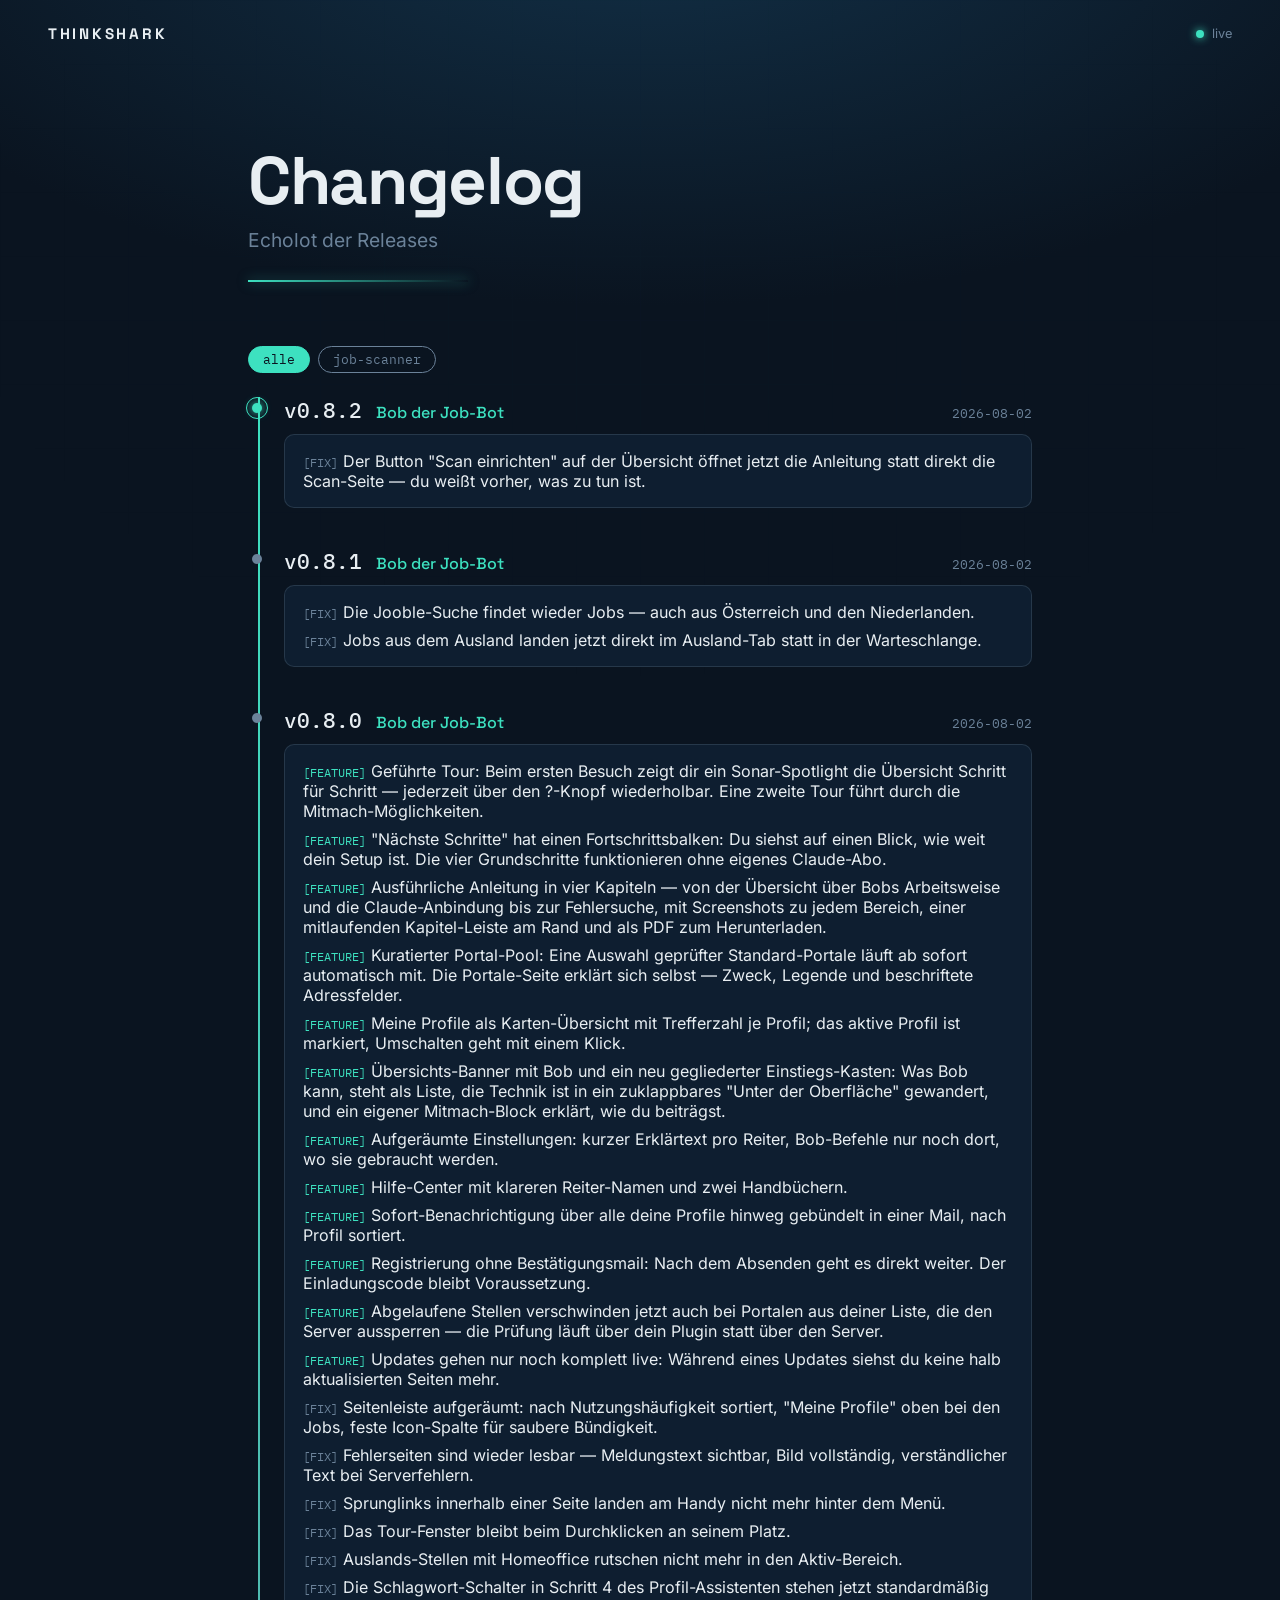
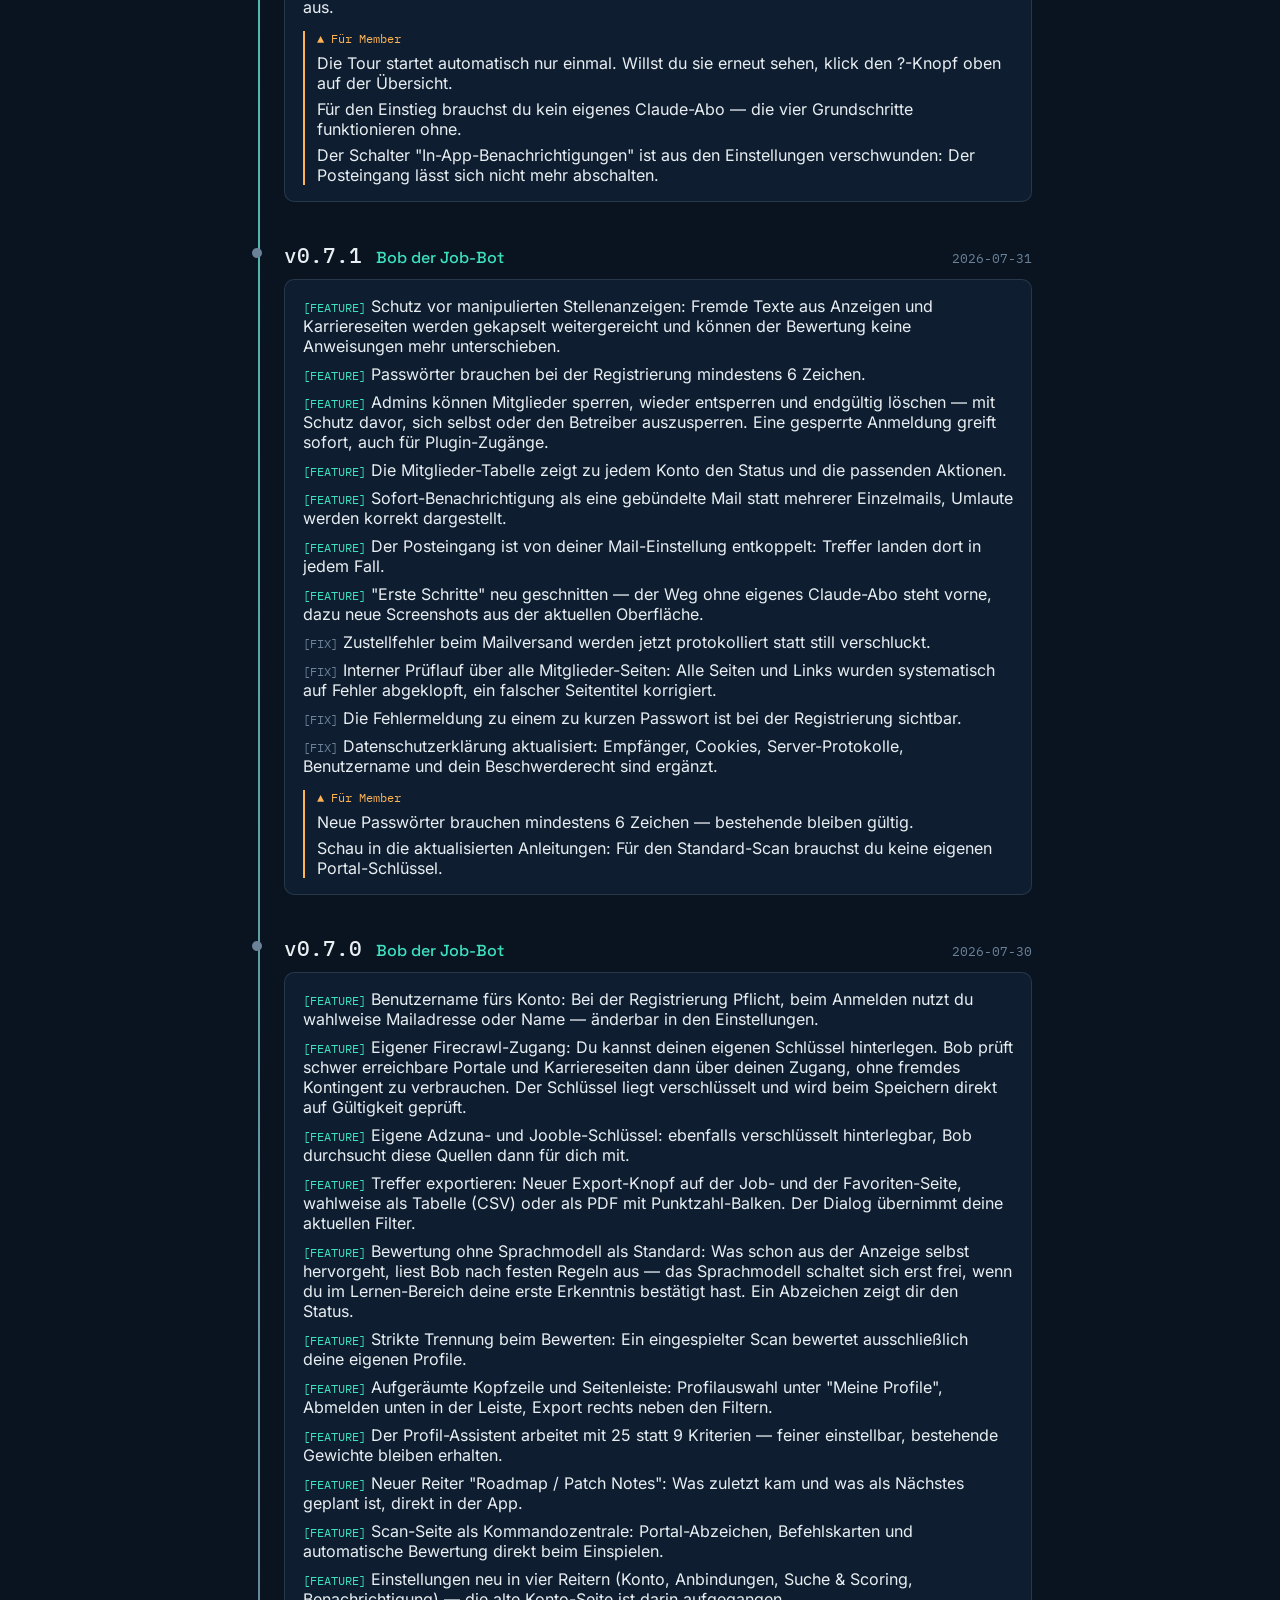
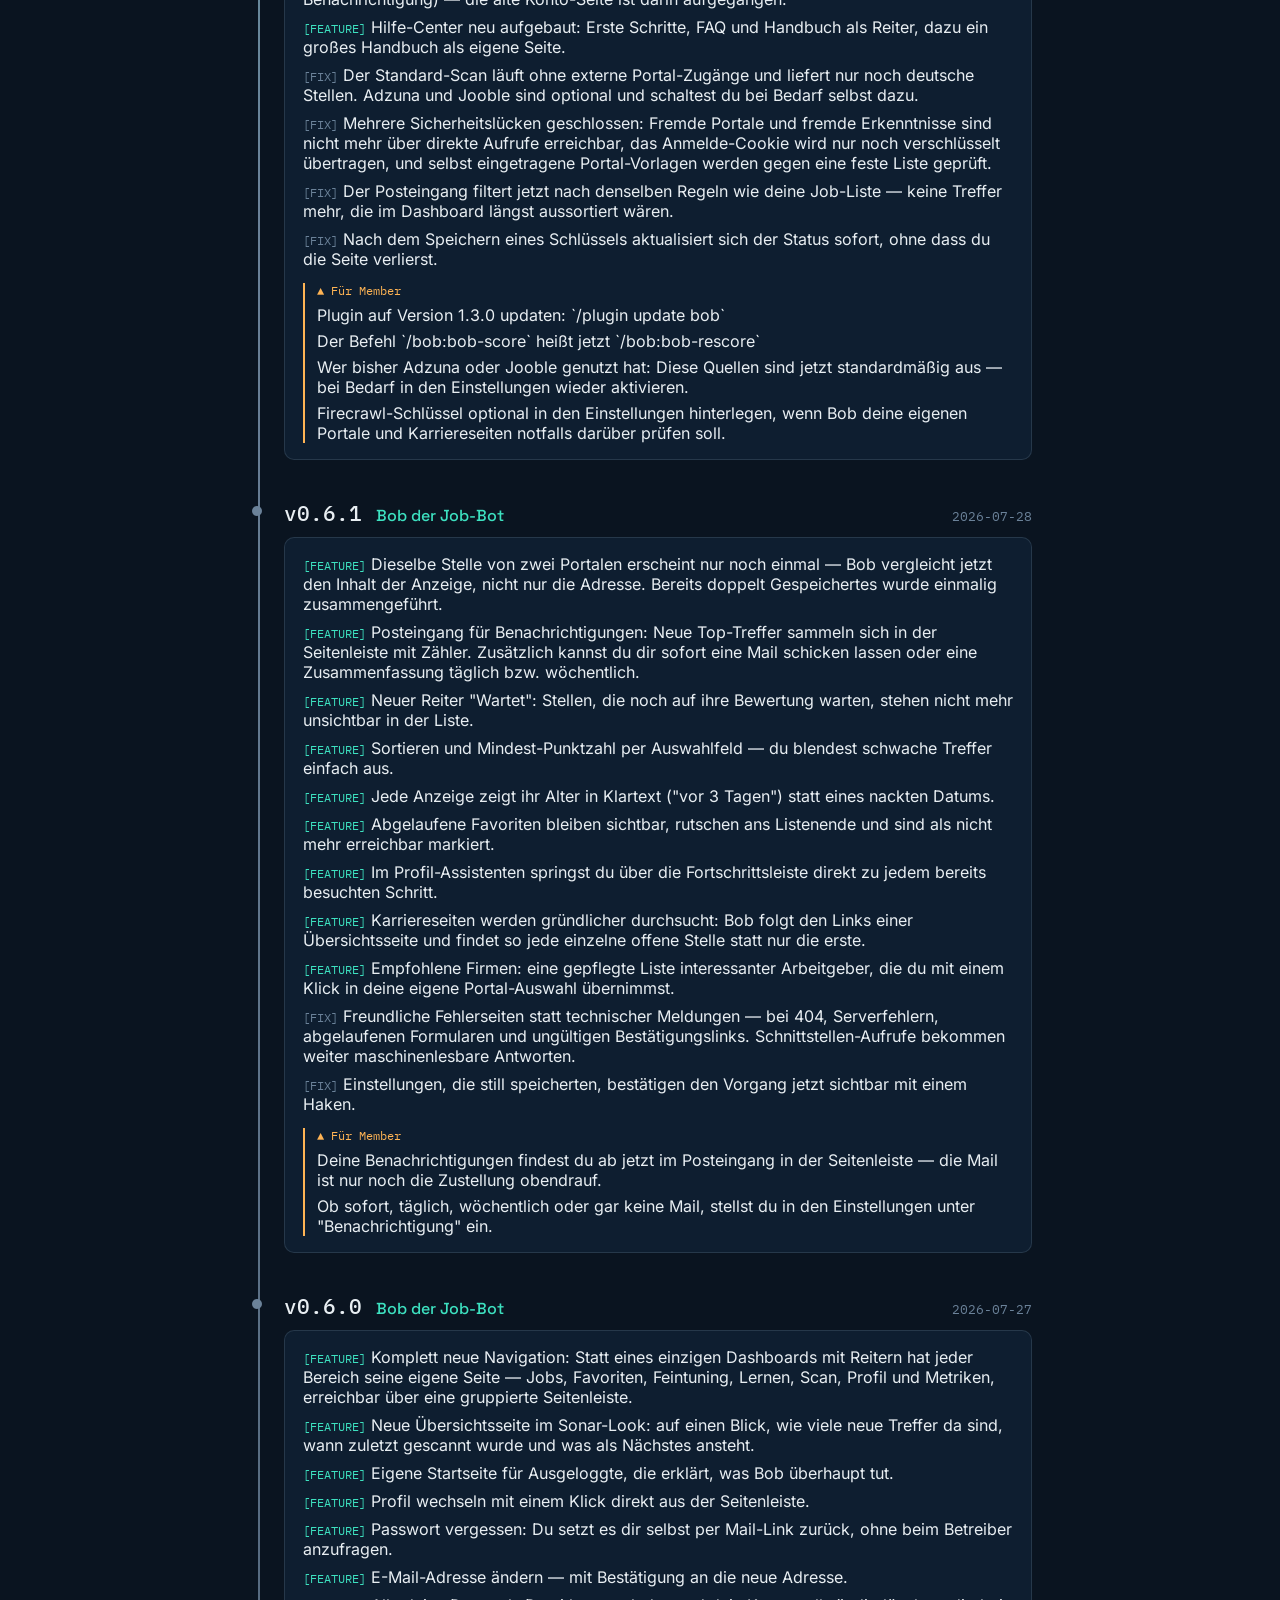
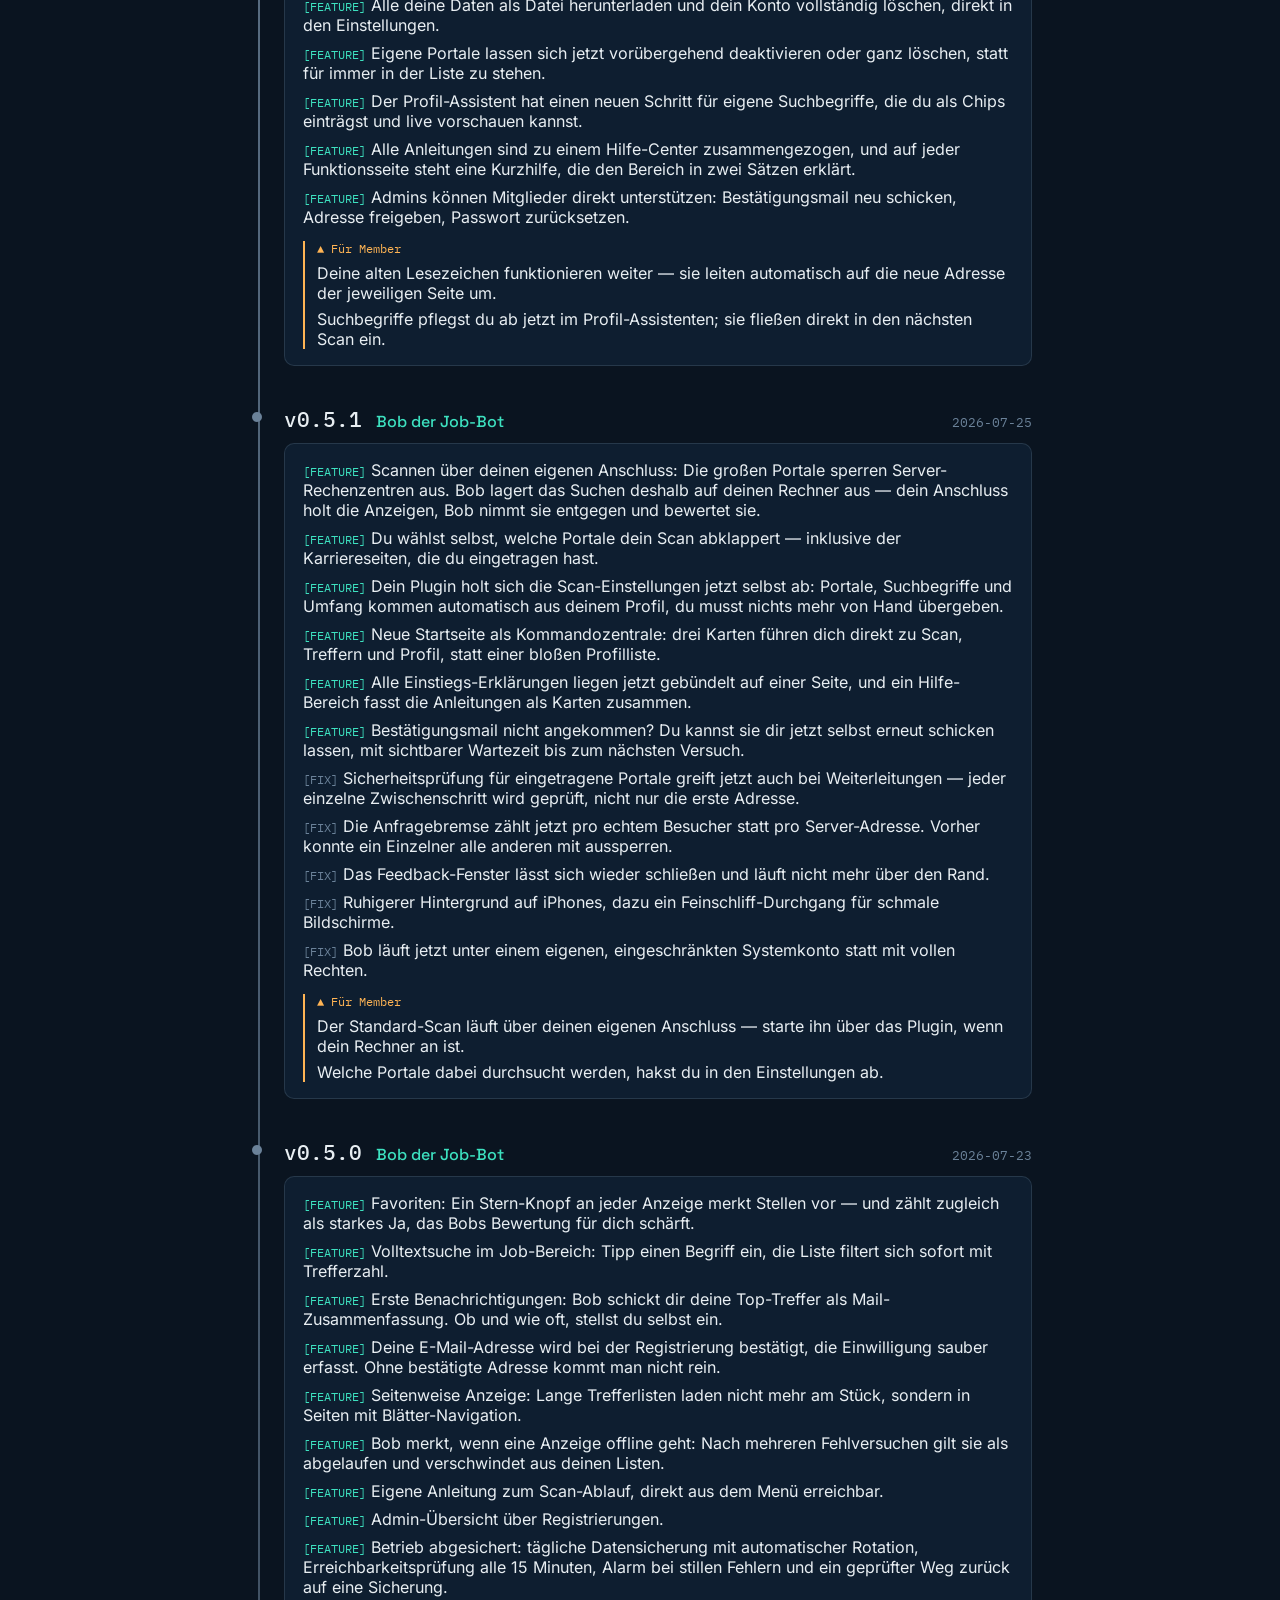
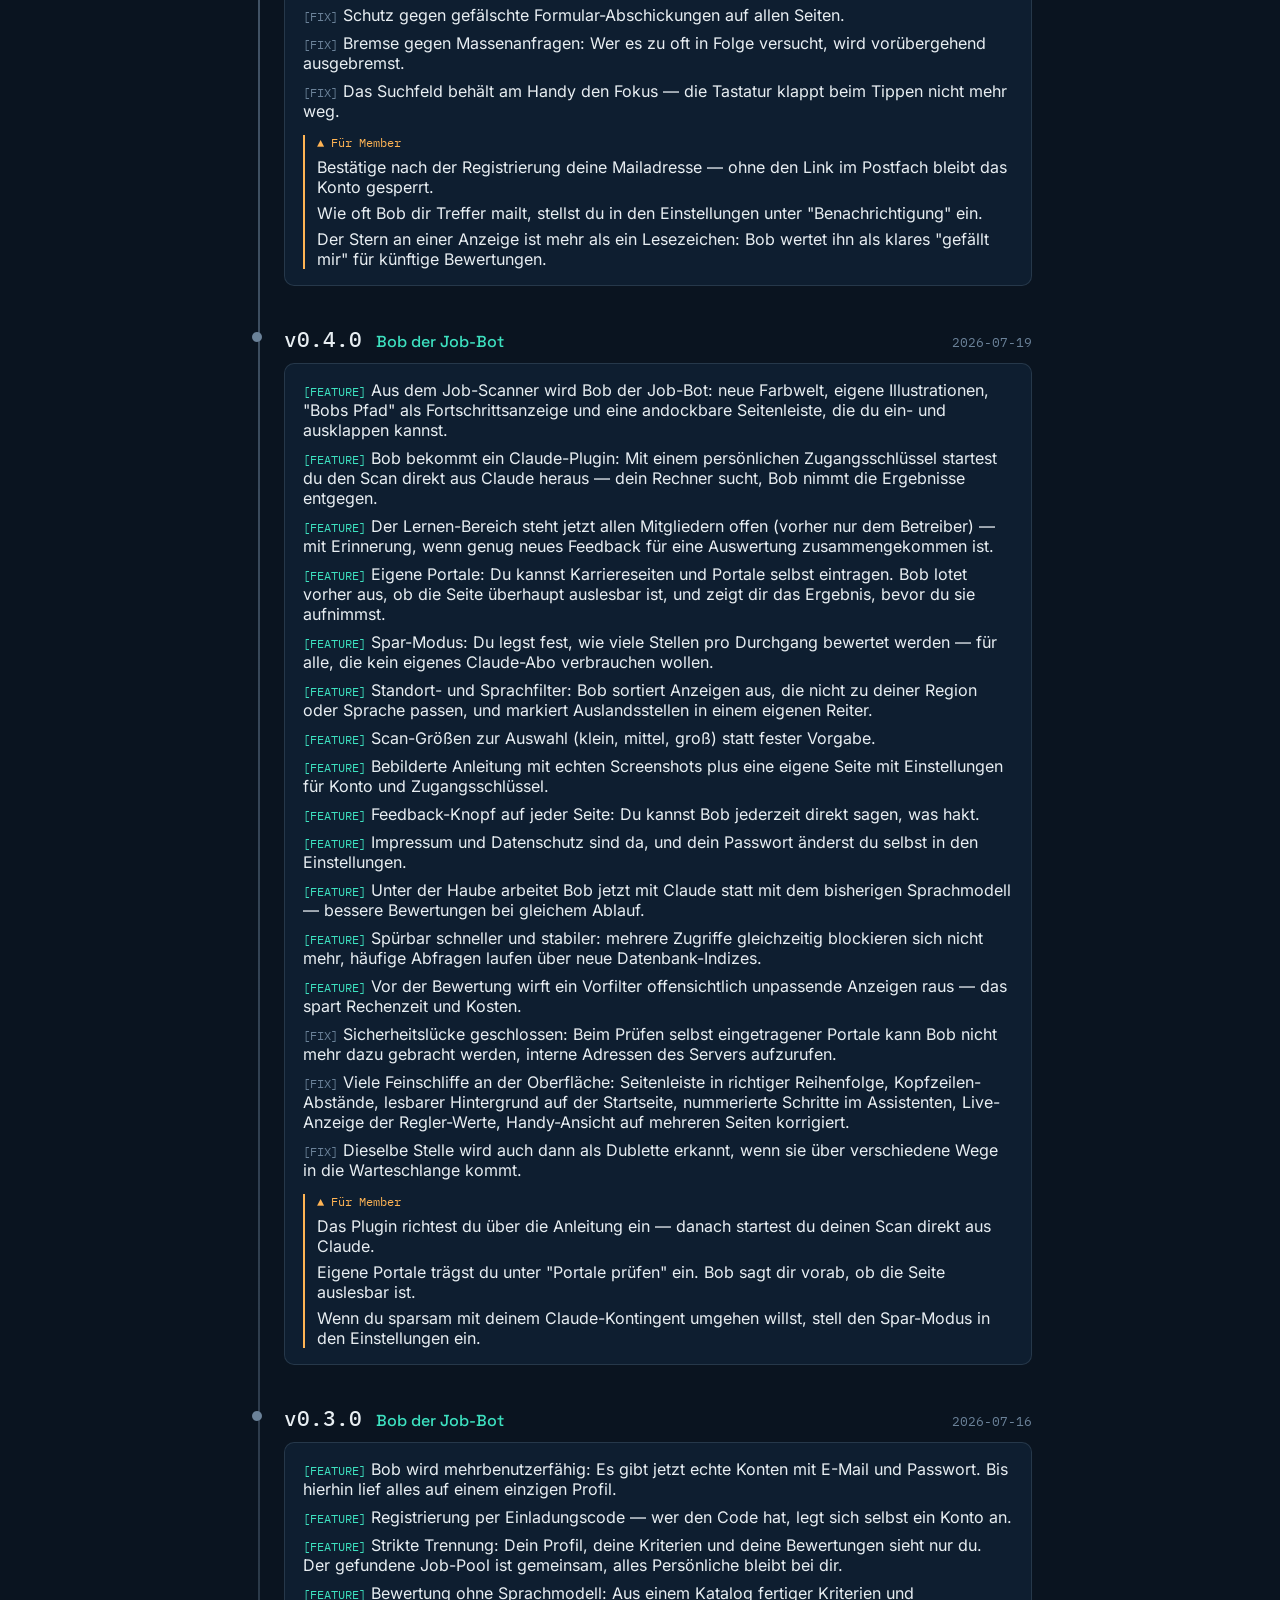
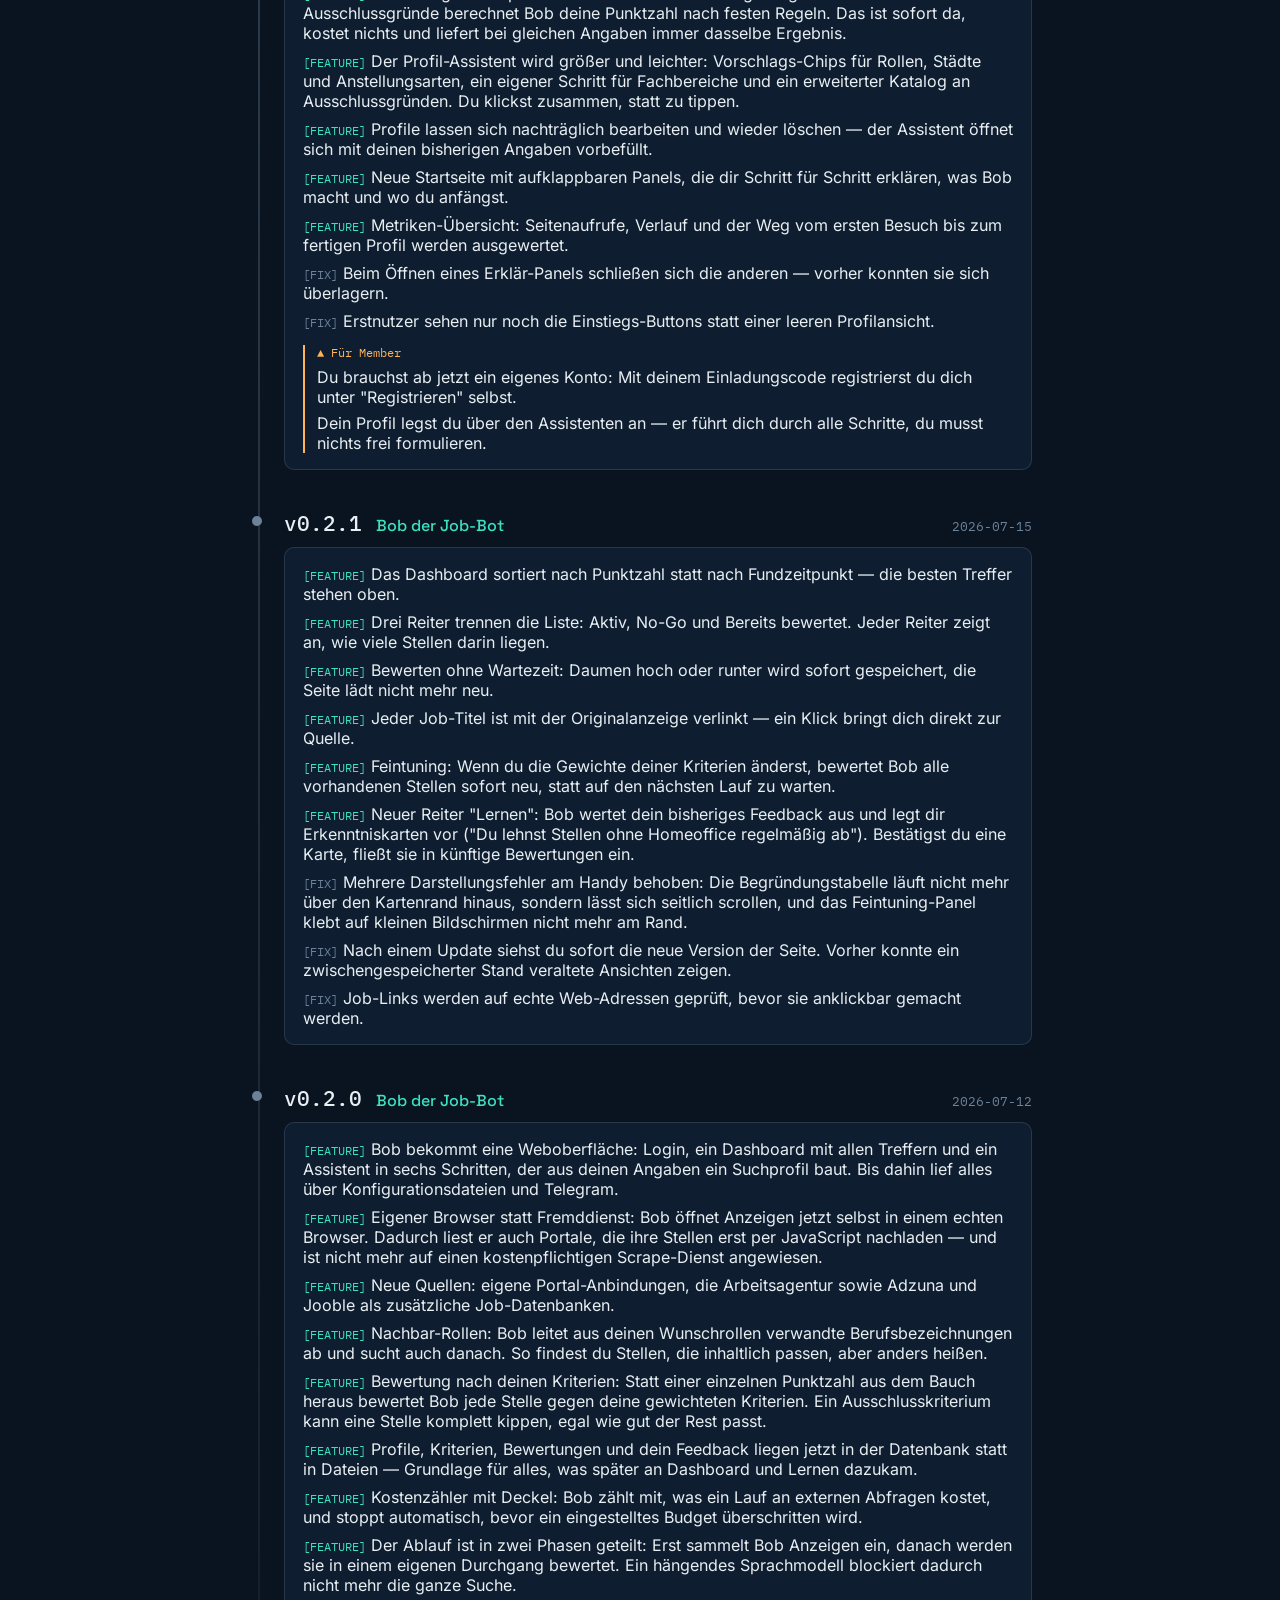
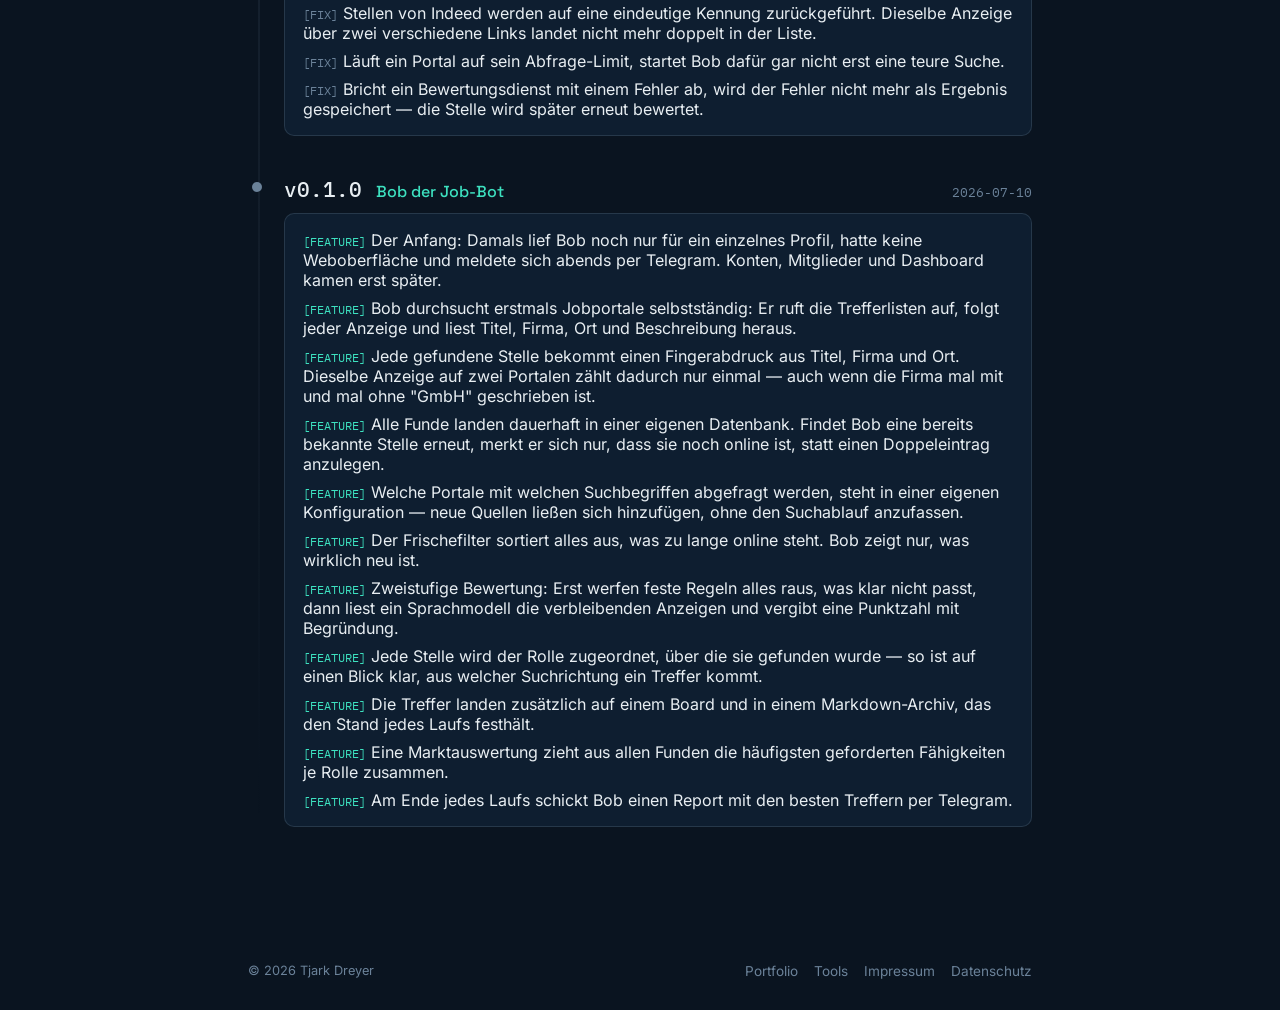
<file: changelog.html>
<!doctype html>
<html lang="de">
<head>
  <meta charset="utf-8" />
  <meta name="viewport" content="width=device-width, initial-scale=1" />
  <title>Changelog | ThinkShark</title>
  <meta name="description" content="ThinkShark Changelog: Patch Notes aller Projekte, Echolot der Releases." />
  <link rel="icon" type="image/svg+xml" href="favicon.svg" />
  <link rel="alternate icon" href="favicon.svg" />
  <link rel="stylesheet" href="fonts.css" />
  <link rel="stylesheet" href="styles.css" />
</head>
<body>
  <div class="sonar-grid" aria-hidden="true"></div>
  <header class="topbar">
    <a class="wordmark wordmark--link" href="index.html">THINKSHARK</a>
    <span class="status"><span class="status__dot"></span>live</span>
  </header>

  <main class="wrap">
    <section class="hero hero--sub">
      <h1 class="hero__name">Changelog</h1>
      <p class="hero__role">Echolot der Releases</p>
      <div class="hero__sweep" aria-hidden="true"></div>
    </section>

    <nav class="chips" aria-label="Projekt-Filter" id="chips"></nav>

    <section class="lot" id="lot" aria-live="polite">
      <p class="lot__empty" id="empty" hidden>Noch keine Patches veröffentlicht.</p>
    </section>
  </main>

  <footer class="footer">
    <span>© <span id="year">2026</span> Tjark Dreyer</span>
    <nav class="footer__nav">
      <a href="index.html">Portfolio</a>
      <a href="hub.html">Tools</a>
      <a href="impressum.html">Impressum</a>
      <a href="datenschutz.html">Datenschutz</a>
    </nav>
  </footer>

  <script src="main.js"></script>
  <script src="changelog.js" defer></script>
</body>
</html>
</file>
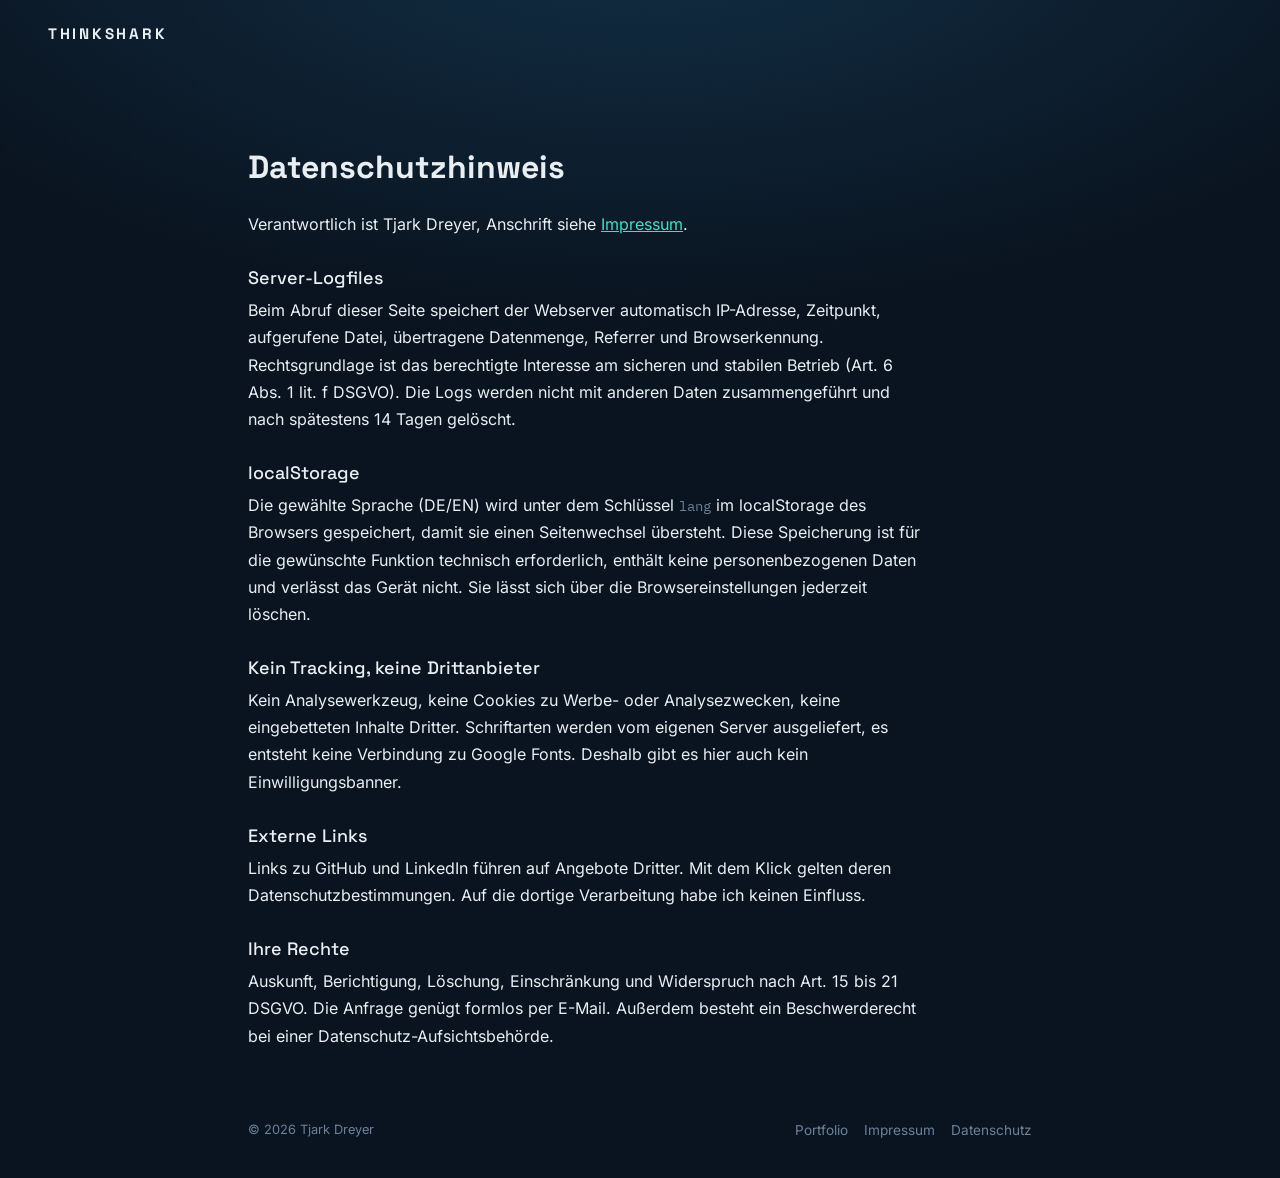
<file: datenschutz.html>
<!doctype html>
<html lang="de">
<head>
  <meta charset="utf-8" />
  <meta name="viewport" content="width=device-width, initial-scale=1" />
  <title>Datenschutz | Tjark Dreyer</title>
  <meta name="robots" content="noindex" />
  <link rel="icon" type="image/svg+xml" href="favicon.svg" />
  <link rel="alternate icon" href="favicon.svg" />
  <link rel="stylesheet" href="fonts.css" />
  <link rel="stylesheet" href="styles.css" />
</head>
<body>
  <div class="sonar-grid" aria-hidden="true"></div>
  <header class="topbar"><a class="wordmark wordmark--link" href="index.html">THINKSHARK</a></header>

  <main class="wrap legal">
    <h1>Datenschutzhinweis</h1>
    <p>Verantwortlich ist Tjark Dreyer, Anschrift siehe <a href="impressum.html">Impressum</a>.</p>

    <h2>Server-Logfiles</h2>
    <p>
      Beim Abruf dieser Seite speichert der Webserver automatisch IP-Adresse, Zeitpunkt, aufgerufene
      Datei, übertragene Datenmenge, Referrer und Browserkennung. Rechtsgrundlage ist das berechtigte
      Interesse am sicheren und stabilen Betrieb (Art. 6 Abs. 1 lit. f DSGVO). Die Logs werden nicht
      mit anderen Daten zusammengeführt und nach spätestens 14 Tagen gelöscht.
    </p>

    <h2>localStorage</h2>
    <p>
      Die gewählte Sprache (DE/EN) wird unter dem Schlüssel <code>lang</code> im localStorage des
      Browsers gespeichert, damit sie einen Seitenwechsel übersteht. Diese Speicherung ist für die
      gewünschte Funktion technisch erforderlich, enthält keine personenbezogenen Daten und verlässt
      das Gerät nicht. Sie lässt sich über die Browsereinstellungen jederzeit löschen.
    </p>

    <h2>Kein Tracking, keine Drittanbieter</h2>
    <p>
      Kein Analysewerkzeug, keine Cookies zu Werbe- oder Analysezwecken, keine eingebetteten Inhalte
      Dritter. Schriftarten werden vom eigenen Server ausgeliefert, es entsteht keine Verbindung zu
      Google Fonts. Deshalb gibt es hier auch kein Einwilligungsbanner.
    </p>

    <h2>Externe Links</h2>
    <p>
      Links zu GitHub und LinkedIn führen auf Angebote Dritter. Mit dem Klick gelten deren
      Datenschutzbestimmungen. Auf die dortige Verarbeitung habe ich keinen Einfluss.
    </p>

    <h2>Ihre Rechte</h2>
    <p>
      Auskunft, Berichtigung, Löschung, Einschränkung und Widerspruch nach Art. 15 bis 21 DSGVO. Die
      Anfrage genügt formlos per E-Mail. Außerdem besteht ein Beschwerderecht bei einer
      Datenschutz-Aufsichtsbehörde.
    </p>
  </main>

  <footer class="footer">
    <span>© <span id="year">2026</span> Tjark Dreyer</span>
    <nav class="footer__nav">
      <a href="index.html">Portfolio</a>
      <a href="impressum.html">Impressum</a>
      <a href="datenschutz.html">Datenschutz</a>
    </nav>
  </footer>
  <script src="main.js"></script>
</body>
</html>
</file>
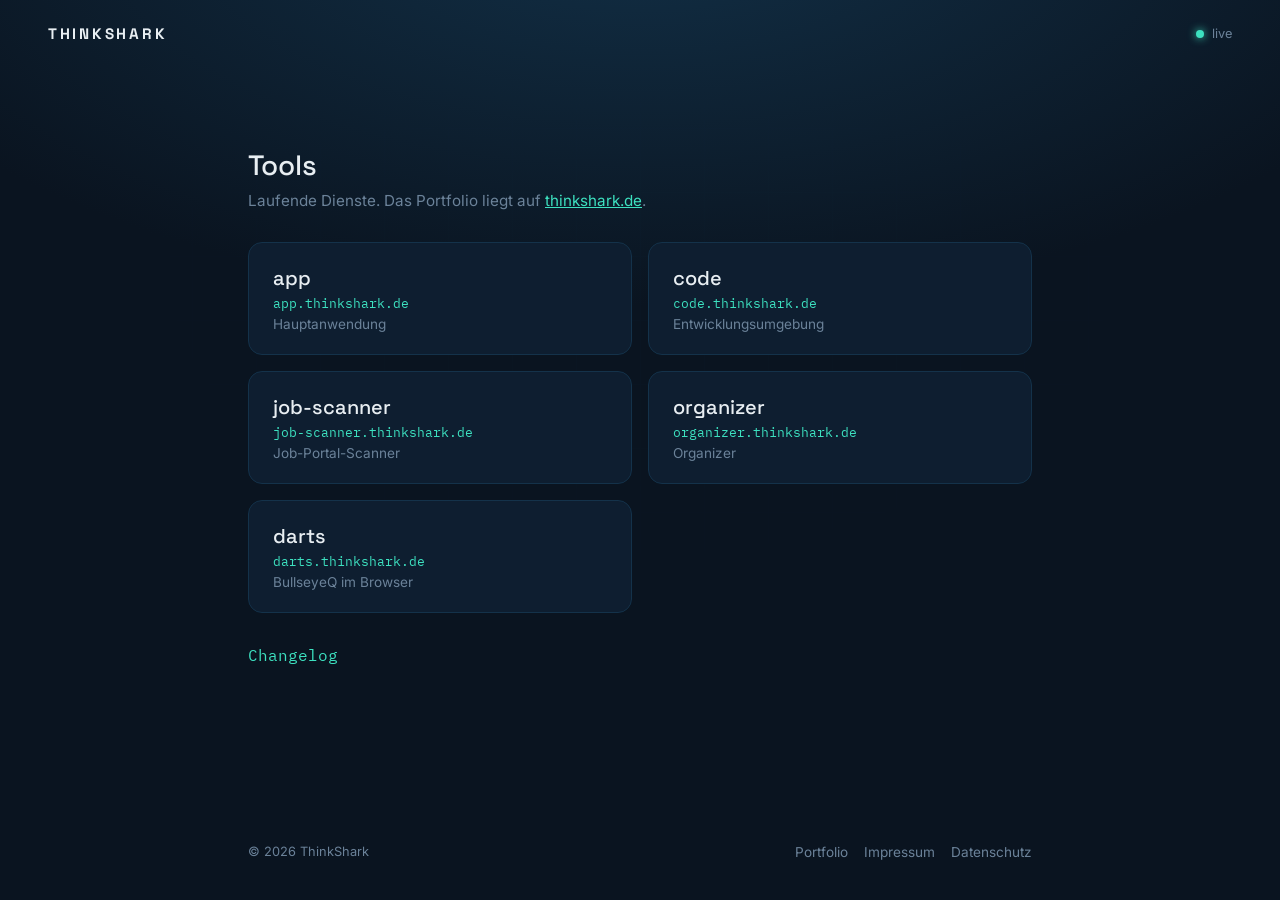
<file: hub.html>
<!doctype html>
<html lang="de">
<head>
  <meta charset="utf-8" />
  <meta name="viewport" content="width=device-width, initial-scale=1" />
  <title>ThinkShark | Tools</title>
  <meta name="description" content="Interne Tools und laufende Dienste von Tjark Dreyer." />
  <meta name="robots" content="noindex" />
  <link rel="icon" type="image/svg+xml" href="favicon.svg" />
  <link rel="alternate icon" href="favicon.svg" />
  <link rel="stylesheet" href="fonts.css" />
  <link rel="stylesheet" href="styles.css" />
</head>
<body>
  <div class="sonar-grid" aria-hidden="true"></div>
  <header class="topbar">
    <a class="wordmark wordmark--link" href="index.html">THINKSHARK</a>
    <span class="status"><span class="status__dot"></span>live</span>
  </header>

  <main class="wrap">
    <h1 class="hub-title">Tools</h1>
    <p class="hub-intro">Laufende Dienste. Das Portfolio liegt auf <a href="index.html">thinkshark.de</a>.</p>

    <nav class="hub-grid" aria-label="Tools">
      <a class="hub-card" data-sub="app" href="https://app.thinkshark.de" target="_blank" rel="noopener">
        <span class="hub-card__ring" aria-hidden="true"></span>
        <span class="hub-card__title">app</span>
        <span class="hub-card__url">app.thinkshark.de</span>
        <span class="hub-card__desc">Hauptanwendung</span>
      </a>
      <a class="hub-card" data-sub="code" href="https://code.thinkshark.de" target="_blank" rel="noopener">
        <span class="hub-card__ring" aria-hidden="true"></span>
        <span class="hub-card__title">code</span>
        <span class="hub-card__url">code.thinkshark.de</span>
        <span class="hub-card__desc">Entwicklungsumgebung</span>
      </a>
      <a class="hub-card" data-sub="job-scanner" href="https://job-scanner.thinkshark.de" target="_blank" rel="noopener">
        <span class="hub-card__ring" aria-hidden="true"></span>
        <span class="hub-card__title">job-scanner</span>
        <span class="hub-card__url">job-scanner.thinkshark.de</span>
        <span class="hub-card__desc">Job-Portal-Scanner</span>
      </a>
      <a class="hub-card" data-sub="organizer" href="https://organizer.thinkshark.de" target="_blank" rel="noopener">
        <span class="hub-card__ring" aria-hidden="true"></span>
        <span class="hub-card__title">organizer</span>
        <span class="hub-card__url">organizer.thinkshark.de</span>
        <span class="hub-card__desc">Organizer</span>
      </a>
      <a class="hub-card" data-sub="darts" href="https://darts.thinkshark.de" target="_blank" rel="noopener">
        <span class="hub-card__ring" aria-hidden="true"></span>
        <span class="hub-card__title">darts</span>
        <span class="hub-card__url">darts.thinkshark.de</span>
        <span class="hub-card__desc">BullseyeQ im Browser</span>
      </a>
    </nav>

    <p class="changelog-link"><a href="changelog.html">Changelog</a></p>
  </main>

  <footer class="footer">
    <span>© <span id="year">2026</span> ThinkShark</span>
    <nav class="footer__nav">
      <a href="index.html">Portfolio</a>
      <a href="impressum.html">Impressum</a>
      <a href="datenschutz.html">Datenschutz</a>
    </nav>
  </footer>

  <script src="main.js"></script>
</body>
</html>
</file>
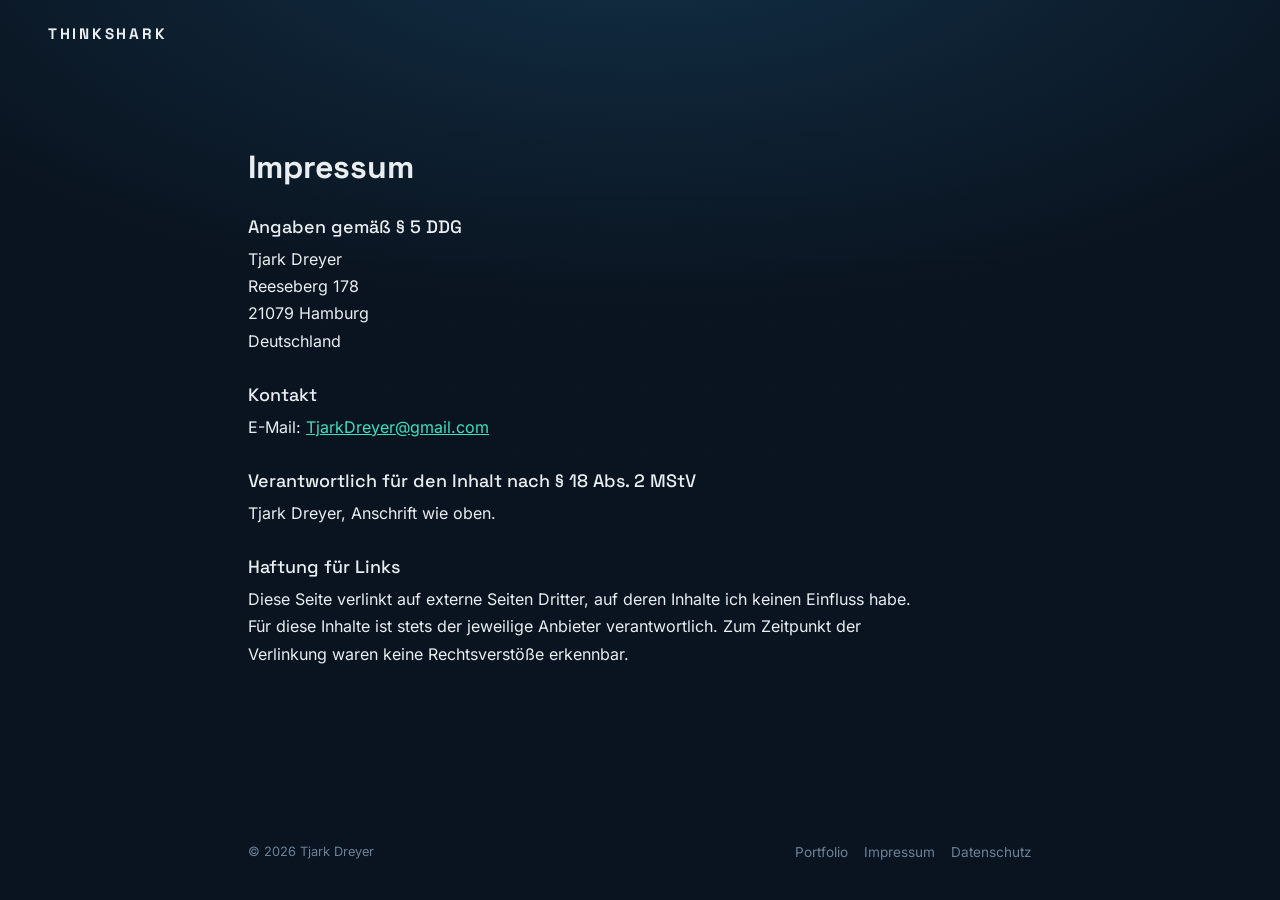
<file: impressum.html>
<!doctype html>
<html lang="de">
<head>
  <meta charset="utf-8" />
  <meta name="viewport" content="width=device-width, initial-scale=1" />
  <title>Impressum | Tjark Dreyer</title>
  <meta name="robots" content="noindex" />
  <link rel="icon" type="image/svg+xml" href="favicon.svg" />
  <link rel="alternate icon" href="favicon.svg" />
  <link rel="stylesheet" href="fonts.css" />
  <link rel="stylesheet" href="styles.css" />
</head>
<body>
  <div class="sonar-grid" aria-hidden="true"></div>
  <header class="topbar"><a class="wordmark wordmark--link" href="index.html">THINKSHARK</a></header>

  <main class="wrap legal">
    <h1>Impressum</h1>
    <h2>Angaben gemäß § 5 DDG</h2>
    <p>
      Tjark Dreyer<br />
      Reeseberg 178<br />
      21079 Hamburg<br />
      Deutschland
    </p>
    <h2>Kontakt</h2>
    <p>E-Mail: <a id="mail" href="#" data-user="TjarkDreyer" data-domain="gmail.com">E-Mail</a><noscript> (TjarkDreyer (at) gmail.com)</noscript></p>
    <h2>Verantwortlich für den Inhalt nach § 18 Abs. 2 MStV</h2>
    <p>Tjark Dreyer, Anschrift wie oben.</p>
    <h2>Haftung für Links</h2>
    <p>
      Diese Seite verlinkt auf externe Seiten Dritter, auf deren Inhalte ich keinen Einfluss habe.
      Für diese Inhalte ist stets der jeweilige Anbieter verantwortlich. Zum Zeitpunkt der
      Verlinkung waren keine Rechtsverstöße erkennbar.
    </p>
  </main>

  <footer class="footer">
    <span>© <span id="year">2026</span> Tjark Dreyer</span>
    <nav class="footer__nav">
      <a href="index.html">Portfolio</a>
      <a href="impressum.html">Impressum</a>
      <a href="datenschutz.html">Datenschutz</a>
    </nav>
  </footer>
  <script src="main.js"></script>
</body>
</html>
</file>
<file: fonts.css>
/* IBM Plex Mono 400 — latin-ext */
@font-face {
  font-family: 'IBM Plex Mono';
  font-style: normal;
  font-weight: 400;
  font-display: swap;
  src: url(fonts/ibm-plex-mono-400-latin-ext.woff2) format('woff2');
  unicode-range: U+0100-02BA, U+02BD-02C5, U+02C7-02CC, U+02CE-02D7, U+02DD-02FF, U+0304, U+0308, U+0329, U+1D00-1DBF, U+1E00-1E9F, U+1EF2-1EFF, U+2020, U+20A0-20AB, U+20AD-20C0, U+2113, U+2C60-2C7F, U+A720-A7FF;
}

/* IBM Plex Mono 400 — latin */
@font-face {
  font-family: 'IBM Plex Mono';
  font-style: normal;
  font-weight: 400;
  font-display: swap;
  src: url(fonts/ibm-plex-mono-400-latin.woff2) format('woff2');
  unicode-range: U+0000-00FF, U+0131, U+0152-0153, U+02BB-02BC, U+02C6, U+02DA, U+02DC, U+0304, U+0308, U+0329, U+2000-206F, U+20AC, U+2122, U+2191, U+2193, U+2212, U+2215, U+FEFF, U+FFFD;
}

/* IBM Plex Mono 500 — latin-ext */
@font-face {
  font-family: 'IBM Plex Mono';
  font-style: normal;
  font-weight: 500;
  font-display: swap;
  src: url(fonts/ibm-plex-mono-500-latin-ext.woff2) format('woff2');
  unicode-range: U+0100-02BA, U+02BD-02C5, U+02C7-02CC, U+02CE-02D7, U+02DD-02FF, U+0304, U+0308, U+0329, U+1D00-1DBF, U+1E00-1E9F, U+1EF2-1EFF, U+2020, U+20A0-20AB, U+20AD-20C0, U+2113, U+2C60-2C7F, U+A720-A7FF;
}

/* IBM Plex Mono 500 — latin */
@font-face {
  font-family: 'IBM Plex Mono';
  font-style: normal;
  font-weight: 500;
  font-display: swap;
  src: url(fonts/ibm-plex-mono-500-latin.woff2) format('woff2');
  unicode-range: U+0000-00FF, U+0131, U+0152-0153, U+02BB-02BC, U+02C6, U+02DA, U+02DC, U+0304, U+0308, U+0329, U+2000-206F, U+20AC, U+2122, U+2191, U+2193, U+2212, U+2215, U+FEFF, U+FFFD;
}

/* Inter 400 — latin-ext */
@font-face {
  font-family: 'Inter';
  font-style: normal;
  font-weight: 400;
  font-display: swap;
  src: url(fonts/inter-400-latin-ext.woff2) format('woff2');
  unicode-range: U+0100-02BA, U+02BD-02C5, U+02C7-02CC, U+02CE-02D7, U+02DD-02FF, U+0304, U+0308, U+0329, U+1D00-1DBF, U+1E00-1E9F, U+1EF2-1EFF, U+2020, U+20A0-20AB, U+20AD-20C0, U+2113, U+2C60-2C7F, U+A720-A7FF;
}

/* Inter 400 — latin */
@font-face {
  font-family: 'Inter';
  font-style: normal;
  font-weight: 400;
  font-display: swap;
  src: url(fonts/inter-400-latin.woff2) format('woff2');
  unicode-range: U+0000-00FF, U+0131, U+0152-0153, U+02BB-02BC, U+02C6, U+02DA, U+02DC, U+0304, U+0308, U+0329, U+2000-206F, U+20AC, U+2122, U+2191, U+2193, U+2212, U+2215, U+FEFF, U+FFFD;
}

/* Inter 500 — latin-ext */
@font-face {
  font-family: 'Inter';
  font-style: normal;
  font-weight: 500;
  font-display: swap;
  src: url(fonts/inter-500-latin-ext.woff2) format('woff2');
  unicode-range: U+0100-02BA, U+02BD-02C5, U+02C7-02CC, U+02CE-02D7, U+02DD-02FF, U+0304, U+0308, U+0329, U+1D00-1DBF, U+1E00-1E9F, U+1EF2-1EFF, U+2020, U+20A0-20AB, U+20AD-20C0, U+2113, U+2C60-2C7F, U+A720-A7FF;
}

/* Inter 500 — latin */
@font-face {
  font-family: 'Inter';
  font-style: normal;
  font-weight: 500;
  font-display: swap;
  src: url(fonts/inter-500-latin.woff2) format('woff2');
  unicode-range: U+0000-00FF, U+0131, U+0152-0153, U+02BB-02BC, U+02C6, U+02DA, U+02DC, U+0304, U+0308, U+0329, U+2000-206F, U+20AC, U+2122, U+2191, U+2193, U+2212, U+2215, U+FEFF, U+FFFD;
}

/* Space Grotesk 500 — latin-ext */
@font-face {
  font-family: 'Space Grotesk';
  font-style: normal;
  font-weight: 500;
  font-display: swap;
  src: url(fonts/space-grotesk-500-latin-ext.woff2) format('woff2');
  unicode-range: U+0100-02BA, U+02BD-02C5, U+02C7-02CC, U+02CE-02D7, U+02DD-02FF, U+0304, U+0308, U+0329, U+1D00-1DBF, U+1E00-1E9F, U+1EF2-1EFF, U+2020, U+20A0-20AB, U+20AD-20C0, U+2113, U+2C60-2C7F, U+A720-A7FF;
}

/* Space Grotesk 500 — latin */
@font-face {
  font-family: 'Space Grotesk';
  font-style: normal;
  font-weight: 500;
  font-display: swap;
  src: url(fonts/space-grotesk-500-latin.woff2) format('woff2');
  unicode-range: U+0000-00FF, U+0131, U+0152-0153, U+02BB-02BC, U+02C6, U+02DA, U+02DC, U+0304, U+0308, U+0329, U+2000-206F, U+20AC, U+2122, U+2191, U+2193, U+2212, U+2215, U+FEFF, U+FFFD;
}

/* Space Grotesk 700 — latin-ext */
@font-face {
  font-family: 'Space Grotesk';
  font-style: normal;
  font-weight: 700;
  font-display: swap;
  src: url(fonts/space-grotesk-700-latin-ext.woff2) format('woff2');
  unicode-range: U+0100-02BA, U+02BD-02C5, U+02C7-02CC, U+02CE-02D7, U+02DD-02FF, U+0304, U+0308, U+0329, U+1D00-1DBF, U+1E00-1E9F, U+1EF2-1EFF, U+2020, U+20A0-20AB, U+20AD-20C0, U+2113, U+2C60-2C7F, U+A720-A7FF;
}

/* Space Grotesk 700 — latin */
@font-face {
  font-family: 'Space Grotesk';
  font-style: normal;
  font-weight: 700;
  font-display: swap;
  src: url(fonts/space-grotesk-700-latin.woff2) format('woff2');
  unicode-range: U+0000-00FF, U+0131, U+0152-0153, U+02BB-02BC, U+02C6, U+02DA, U+02DC, U+0304, U+0308, U+0329, U+2000-206F, U+20AC, U+2122, U+2191, U+2193, U+2212, U+2215, U+FEFF, U+FFFD;
}
</file>
<file: styles.css>
:root {
  --abyss: #0A1420;
  --deep: #0E1E30;
  --current: #14324A;
  --teal: #3DE1C0;
  --foam: #E8EEF2;
  --mist: #6B8299;
  --flare: #FFB454;
  --maxw: 880px;
}

* { box-sizing: border-box; margin: 0; padding: 0; }

body {
  min-height: 100vh;
  background: var(--abyss);
  color: var(--foam);
  font-family: "Inter", system-ui, sans-serif;
  display: flex;
  flex-direction: column;
  position: relative;
  overflow-x: hidden;
}

body::before {
  content: "";
  position: fixed;
  inset: 0;
  z-index: -2;
  background:
    radial-gradient(120% 80% at 50% -10%, #123047 0%, var(--abyss) 55%),
    radial-gradient(80% 60% at 80% 110%, #0d2233 0%, transparent 60%);
  animation: drift 24s ease-in-out infinite alternate;
}
@keyframes drift {
  from { transform: translateY(-2%) scale(1.02); }
  to   { transform: translateY(2%) scale(1.06); }
}

.sonar-grid {
  position: fixed;
  inset: 0;
  z-index: -1;
  background-image:
    linear-gradient(var(--current) 1px, transparent 1px),
    linear-gradient(90deg, var(--current) 1px, transparent 1px);
  background-size: 64px 64px;
  opacity: 0.06;
  mask-image: radial-gradient(70% 60% at 50% 30%, #000 0%, transparent 80%);
}

.topbar {
  display: flex;
  justify-content: space-between;
  align-items: center;
  padding: 24px clamp(20px, 5vw, 48px);
}
.wordmark {
  font-family: "Space Grotesk", sans-serif;
  font-weight: 700;
  letter-spacing: 0.18em;
  font-size: 0.95rem;
}
.status { display: inline-flex; align-items: center; gap: 8px; color: var(--mist); font-size: 0.8rem; }
.status__dot {
  width: 8px; height: 8px; border-radius: 50%;
  background: var(--teal);
  box-shadow: 0 0 8px var(--teal);
  animation: pulse 2.4s ease-in-out infinite;
}
@keyframes pulse { 0%,100% { opacity: 1; } 50% { opacity: 0.35; } }

.wrap {
  flex: 1;
  width: 100%;
  max-width: var(--maxw);
  margin: 0 auto;
  padding: clamp(32px, 8vw, 80px) clamp(20px, 5vw, 48px) 48px;
}

.hero { margin-bottom: 56px; }
.hero__name {
  font-family: "Space Grotesk", sans-serif;
  font-weight: 700;
  font-size: clamp(2.4rem, 8vw, 4.2rem);
  line-height: 1.02;
  letter-spacing: -0.02em;
}
.hero__role { color: var(--mist); font-size: clamp(1rem, 3vw, 1.2rem); margin-top: 12px; }
.hero__sweep {
  height: 2px; width: 220px; max-width: 60%;
  margin-top: 28px;
  background: linear-gradient(90deg, var(--teal), transparent);
  box-shadow: 0 0 12px rgba(61, 225, 192, 0.5);
}
.portfolio .hero__sweep { transform-origin: left; animation: sweep 0.9s ease-out both; }
@keyframes sweep {
  from { transform: scaleX(0); opacity: 0; }
  to { transform: scaleX(1); opacity: 1; }
}

.hub-grid {
  display: grid;
  grid-template-columns: repeat(2, 1fr);
  gap: 16px;
}
@media (max-width: 640px) { .hub-grid { grid-template-columns: 1fr; } }

.hub-card {
  position: relative;
  overflow: hidden;
  display: grid;
  grid-template-columns: 1fr;
  grid-template-areas: "title" "url" "desc";
  align-items: center;
  gap: 4px 12px;
  padding: 22px 24px;
  background: var(--deep);
  border: 1px solid var(--current);
  border-radius: 14px;
  text-decoration: none;
  color: var(--foam);
  transition: border-color 0.25s ease, transform 0.25s ease;
}
.hub-card:hover, .hub-card:focus-visible {
  border-color: var(--teal);
  transform: translateY(-2px);
  outline: none;
}
.hub-card:focus-visible { box-shadow: 0 0 0 2px var(--teal); }

.hub-card__title { grid-area: title; font-family: "Space Grotesk", sans-serif; font-weight: 500; font-size: 1.25rem; }
.hub-card__url { grid-area: url; font-family: "IBM Plex Mono", monospace; font-size: 0.8rem; color: var(--teal); }
.hub-card__desc { grid-area: desc; color: var(--mist); font-size: 0.85rem; }

.hub-card__ring {
  position: absolute;
  border: 1px solid var(--teal);
  border-radius: 50%;
  width: 12px; height: 12px;
  transform: translate(-50%, -50%) scale(0);
  opacity: 0;
  pointer-events: none;
}
.hub-card__ring.ping { animation: ping 0.7s ease-out forwards; }
@keyframes ping {
  0%   { opacity: 0.6; transform: translate(-50%, -50%) scale(0); }
  100% { opacity: 0; transform: translate(-50%, -50%) scale(28); }
}

.footer {
  max-width: var(--maxw);
  width: 100%;
  margin: 0 auto;
  padding: 24px clamp(20px, 5vw, 48px) 40px;
  display: flex;
  justify-content: space-between;
  color: var(--mist);
  font-size: 0.8rem;
}
@media (prefers-reduced-motion: reduce) {
  body::before, .status__dot { animation: none; }
  .hub-card__ring.ping { animation: none; }
  .hub-card:hover, .hub-card:focus-visible { transform: none; }
}

/* ── Changelog: Tiefenlot ───────────────────────────── */
.wordmark--link { text-decoration: none; color: inherit; }
.wordmark--link:focus-visible { outline: none; box-shadow: 0 0 0 2px var(--teal); }
.hero--sub { padding-bottom: 8px; }

.chips { display: flex; flex-wrap: wrap; gap: 8px; margin: 24px 0; }
.chip {
  font-family: "IBM Plex Mono", monospace; font-size: 0.8rem;
  color: var(--mist); background: none; border: 1px solid var(--mist);
  border-radius: 999px; padding: 4px 14px; cursor: pointer;
}
.chip--active { color: var(--abyss); background: var(--teal); border-color: var(--teal); }
.chip:focus-visible { outline: none; box-shadow: 0 0 0 2px var(--teal); }

.lot { position: relative; margin: 8px 0 64px; padding-left: 36px; }
.lot::before {
  content: ""; position: absolute; left: 10px; top: 0; bottom: 0;
  width: 2px; background: linear-gradient(180deg, var(--teal), var(--mist) 30%, transparent);
}
.lot__empty { color: var(--mist); }

.entry { position: relative; margin-bottom: 40px; }
.entry__echo {
  position: absolute; left: -32px; top: 6px; width: 10px; height: 10px;
  border-radius: 50%; background: var(--mist);
}
.entry--latest .entry__echo { background: var(--teal); box-shadow: 0 0 8px var(--teal); }
.entry--latest .entry__echo::after {
  content: ""; position: absolute; inset: -6px; border-radius: 50%;
  border: 1px solid var(--teal); animation: echo-ping 2.4s ease-out infinite;
}
@keyframes echo-ping {
  0% { transform: scale(0.5); opacity: 0.8; }
  100% { transform: scale(2.2); opacity: 0; }
}

.entry__head { display: flex; align-items: baseline; gap: 14px; flex-wrap: wrap; }
.entry__version { font-family: "IBM Plex Mono", monospace; font-size: 1.3rem; font-weight: 500; color: var(--foam); }
.entry__project { font-family: "Space Grotesk", sans-serif; color: var(--teal); }
.entry__date { font-family: "IBM Plex Mono", monospace; font-size: 0.8rem; color: var(--mist); margin-left: auto; }

.entry__card {
  background: var(--deep); border: 1px solid rgba(107, 130, 153, 0.25);
  border-radius: 10px; padding: 16px 18px; margin-top: 10px;
}
.entry__list { list-style: none; margin: 0; padding: 0; display: grid; gap: 8px; }
.tag { font-family: "IBM Plex Mono", monospace; font-size: 0.75rem; }
.tag--feature { color: var(--teal); }
.tag--fix { color: var(--mist); }

.entry__member { margin-top: 14px; border-left: 2px solid var(--flare); padding-left: 12px; }
.entry__member-title { font-family: "IBM Plex Mono", monospace; font-size: 0.75rem; color: var(--flare); margin: 0 0 6px; }
.entry__member ul { list-style: none; margin: 0; padding: 0; display: grid; gap: 6px; }

.changelog-link { margin: 32px 0; }
.changelog-link a { font-family: "IBM Plex Mono", monospace; color: var(--teal); text-decoration: none; }
.changelog-link a:hover { text-decoration: underline; }
.changelog-link a:focus-visible { outline: none; box-shadow: 0 0 0 2px var(--teal); }

@media (max-width: 640px) { .entry__date { margin-left: 0; width: 100%; } }
@media (prefers-reduced-motion: reduce) {
  .entry--latest .entry__echo::after { animation: none; }
  .portfolio .hero__sweep { animation: none; opacity: 0; }
  .rail__marker { transition: none; }
}

.hub-title { font-family: "Space Grotesk", sans-serif; font-weight: 500; font-size: 1.75rem; }
.hub-intro { color: var(--mist); margin: 8px 0 32px; font-size: 0.95rem; }
.hub-intro a { color: var(--teal); }
.footer__nav { display: flex; gap: 16px; flex-wrap: wrap; }
.footer__nav a { color: var(--mist); text-decoration: none; font-size: 0.85rem; }
.footer__nav a:hover { color: var(--teal); }

/* ---------- Portfolio-Layout ---------- */
.layout {
  flex: 1;
  width: 100%;
  max-width: calc(var(--maxw) + 168px);
  margin: 0 auto;
  display: grid;
  grid-template-columns: 168px minmax(0, 1fr);
}
.portfolio .wrap { max-width: var(--maxw); padding-top: clamp(24px, 5vw, 48px); }

.rail { position: relative; }
.rail__scale,
.rail__line,
.rail__marker { position: sticky; top: 0; }
.rail__line {
  display: block; width: 1px; height: 100vh; margin-left: 31px;
  background: linear-gradient(var(--current), var(--teal) 50%, var(--current));
  opacity: 0.5;
}
.rail__marker {
  display: block; width: 9px; height: 9px; margin-left: 27px; border-radius: 50%;
  background: var(--teal); box-shadow: 0 0 10px var(--teal);
  transform: translateY(calc(var(--pos, 0) * 1vh));
  transition: transform 0.35s ease;
  margin-top: -100vh;
}
.rail__scale { list-style: none; margin-top: -100vh; height: 100vh; }
.rail__scale li {
  position: absolute; left: 0; top: calc(var(--at) / 200 * 84vh + 10vh);
  font-family: "IBM Plex Mono", monospace; font-size: 0.75rem; color: var(--mist);
}
.portfolio .rail__scale li { width: 152px; }
.portfolio .rail__scale a {
  display: flex; align-items: center; gap: 8px;
  text-decoration: none;
}
.portfolio .rail__depth {
  flex: 0 0 36px;
  font-family: "IBM Plex Mono", monospace; font-size: 0.7rem; color: var(--mist);
}
.portfolio .rail__tick {
  flex: 0 0 auto; width: 8px; height: 1px; background: var(--current);
  transition: width 0.2s ease, background-color 0.2s ease;
}
.portfolio .rail__label {
  font-family: "Space Grotesk", sans-serif; font-weight: 500; font-size: 0.8rem;
  line-height: 1.15; color: var(--mist);
  transition: color 0.2s ease;
}
.portfolio .rail__scale a:hover .rail__label,
.portfolio .rail__scale a:focus-visible .rail__label { color: var(--foam); }
.portfolio .rail__scale a:hover .rail__tick,
.portfolio .rail__scale a:focus-visible .rail__tick { width: 14px; background: var(--mist); }
.portfolio .rail__scale a[aria-current="true"] .rail__label { color: var(--teal); }
.portfolio .rail__scale a[aria-current="true"] .rail__tick { width: 14px; background: var(--teal); }

/* ---------- Kapitelleiste (<900px) ---------- */
.portfolio .chapters {
  display: none;
  position: sticky; top: 0; z-index: 3;
  gap: 18px;
  padding: 10px clamp(20px, 5vw, 48px);
  background: var(--abyss);
  border-bottom: 1px solid var(--current);
  overflow-x: auto;
  scroll-snap-type: x proximity;
}
.portfolio .chapters a {
  flex: 0 0 auto; scroll-snap-align: center; white-space: nowrap;
  font-family: "Space Grotesk", sans-serif; font-weight: 500; font-size: 0.85rem;
  color: var(--mist); text-decoration: none;
  padding-bottom: 4px; border-bottom: 2px solid transparent;
}
.portfolio .chapters a[aria-current="true"] { color: var(--teal); border-bottom-color: var(--teal); }

/* ---------- Hero: Sonar-Ringe + Foto ---------- */
.portfolio .hero { position: relative; display: flex; align-items: center; gap: 40px; }
.portfolio .hero__intro { position: relative; z-index: 1; flex: 1 1 auto; }
.portfolio .hero__ping { position: absolute; left: 4%; top: 42%; width: 0; height: 0; z-index: 0; }
.portfolio .hero__ping span {
  position: absolute; left: 0; top: 0; border-radius: 50%;
  border: 1px solid var(--teal);
  transform: translate(-50%, -50%) scale(0);
  opacity: 0;
  animation: ping-in 1.1s ease-out forwards;
}
.portfolio .hero__ping span:nth-child(1) { width: 180px; height: 180px; animation-delay: 0s; }
.portfolio .hero__ping span:nth-child(2) { width: 300px; height: 300px; animation-delay: 0.35s; }
.portfolio .hero__ping span:nth-child(3) { width: 420px; height: 420px; animation-delay: 0.7s; }
@keyframes ping-in {
  from { transform: translate(-50%, -50%) scale(0); opacity: 0; }
  60%  { opacity: 0.35; }
  to   { transform: translate(-50%, -50%) scale(1); opacity: 0.10; }
}
.portfolio .hero__photo { margin: 0; flex: 0 0 220px; position: relative; z-index: 1; }
.portfolio .hero__photo img {
  width: 220px; height: auto; aspect-ratio: 1 / 1; object-fit: cover; display: block;
  background: var(--deep); border: 1px solid var(--current); border-radius: 10px;
}

@media (max-width: 999px) {
  .portfolio .hero { flex-direction: column; align-items: flex-start; gap: 24px; }
  .portfolio .hero__photo { flex: 0 0 auto; order: 2; }
  .portfolio .hero__photo img { width: 120px; }
  .portfolio .hero__ping span:nth-child(1) { width: 120px; height: 120px; }
  .portfolio .hero__ping span:nth-child(2) { width: 200px; height: 200px; }
  .portfolio .hero__ping span:nth-child(3) { width: 280px; height: 280px; }
}

@media (prefers-reduced-motion: reduce) {
  .portfolio .hero__ping span {
    animation: none;
    transform: translate(-50%, -50%) scale(1);
    opacity: 0.10;
  }
}

/* ---------- Sektionen ---------- */
.portfolio section { padding: clamp(40px, 7vw, 72px) 0; }
/* Letzte Sektion füllt den Bildschirm, damit ihr Sprungziel oben landen kann. */
.portfolio section:last-of-type { min-height: 60vh; }
.portfolio h2 { font-family: "Space Grotesk", sans-serif; font-weight: 500; font-size: 1.75rem; margin-bottom: 16px; }
.portfolio p { max-width: 68ch; font-size: 1.0625rem; line-height: 1.7; color: var(--foam); }

.portfolio .hero__name { font-family: "Space Grotesk", sans-serif; font-weight: 600; font-size: clamp(2.6rem, 8vw, 4.5rem); letter-spacing: -0.03em; }
.portfolio .hero__role { font-size: 1.125rem; color: var(--mist); margin-top: 8px; }

/* ---------- Skills ---------- */
.skills { list-style: none; margin-top: 24px; display: grid; gap: 12px; }
.skills__group { font-family: "IBM Plex Mono", monospace; font-size: 0.75rem; color: var(--mist); margin-right: 12px; }
.portfolio .chip {
  display: inline-block; margin: 0 6px 6px 0; padding: 3px 10px;
  border: 1px solid var(--current); border-radius: 999px;
  font-family: "IBM Plex Mono", monospace; font-size: 0.75rem; color: var(--foam);
  cursor: default;
}
.portfolio .skills li {
  display: grid; grid-template-columns: 220px minmax(0, 1fr); gap: 16px; align-items: baseline;
}
.portfolio .skills__group { text-align: right; margin-right: 0; }
.portfolio .skills__chips { display: flex; flex-wrap: wrap; }

/* ---------- Projekte ---------- */
.project { display: grid; grid-template-columns: minmax(0, 1fr) minmax(0, 1fr); gap: 32px; align-items: center; }
.project--right .project__shot { order: 2; }
.project__shot { margin: 0; }
.project__shot img {
  width: 100%; height: auto; aspect-ratio: 16 / 10; object-fit: cover; display: block;
  background: var(--deep); border: 1px solid var(--current); border-radius: 10px;
}
.project__title { font-family: "Space Grotesk", sans-serif; font-weight: 500; font-size: 1.375rem; margin-bottom: 10px; }
.project__tech { margin-top: 12px; }
.project__link { display: inline-block; margin-top: 12px; color: var(--teal); text-decoration: none; border-bottom: 1px solid transparent; }
.project__link:hover { border-bottom-color: var(--teal); }
.portfolio .project__links { display: flex; gap: 20px; flex-wrap: wrap; margin-top: 12px; }
.portfolio .project__links .project__link { margin-top: 0; }
.badge {
  font-family: "IBM Plex Mono", monospace; font-size: 0.7rem; padding: 2px 8px;
  border-radius: 999px; vertical-align: middle; margin-left: 8px;
}
.badge--wip { color: var(--flare); border: 1px solid var(--flare); }

/* ---------- CV + Kontakt ---------- */
.dl { display: flex; gap: 12px; flex-wrap: wrap; }
.dl__btn {
  padding: 10px 18px; border: 1px solid var(--teal); border-radius: 8px;
  color: var(--teal); text-decoration: none; font-size: 0.95rem;
}
.dl__btn:hover { background: rgba(61, 225, 192, 0.08); }
.contact { list-style: none; display: flex; gap: 20px; flex-wrap: wrap; margin-top: 8px; }
.contact a { color: var(--teal); text-decoration: none; }
.contact a:hover { text-decoration: underline; }

/* ---------- Sprachumschalter ---------- */
.lang { display: inline-flex; gap: 4px; }
.lang__btn {
  background: none; border: 1px solid transparent; border-radius: 6px;
  color: var(--mist); font-family: "IBM Plex Mono", monospace; font-size: 0.75rem;
  padding: 4px 8px; cursor: pointer;
}
.lang__btn.is-active { color: var(--teal); border-color: var(--current); }

/* ---------- Fokus ---------- */
a:focus-visible, button:focus-visible {
  outline: 2px solid var(--teal);
  outline-offset: 3px;
}

/* ---------- Mobile ---------- */
@media (max-width: 899px) {
  .portfolio .chapters { display: flex; }
  .layout { grid-template-columns: 12px minmax(0, 1fr); }
  .rail__scale { display: none; }
  .rail__line { margin-left: 4px; width: 3px; }
  .rail__marker { margin-left: 1px; }
}

@media (max-width: 640px) {
  .project { grid-template-columns: minmax(0, 1fr); gap: 16px; }
  .project--right .project__shot { order: 0; }
  .portfolio .skills li { grid-template-columns: minmax(0, 1fr); gap: 4px; }
  .portfolio .skills__group { text-align: left; }
}

/* ---------- Rechtsseiten (Impressum, Datenschutz) ---------- */
.legal h1 { font-family: "Space Grotesk", sans-serif; font-weight: 600; font-size: 2rem; margin-bottom: 24px; }
.legal h2 { font-family: "Space Grotesk", sans-serif; font-weight: 500; font-size: 1.125rem; margin: 28px 0 8px; }
.legal p { max-width: 68ch; line-height: 1.7; color: var(--foam); }
.legal a { color: var(--teal); }
.legal code { font-family: "IBM Plex Mono", monospace; font-size: 0.9em; color: var(--mist); }

/* ---------- Projekt-Detailseiten ---------- */
.detail .detail__back {
  display: inline-block; margin-bottom: 24px;
  color: var(--teal); text-decoration: none; font-size: 0.9rem;
}
.detail .detail__back:hover { text-decoration: underline; }
.detail .detail__title {
  font-family: "Space Grotesk", sans-serif; font-weight: 600;
  font-size: clamp(1.9rem, 5vw, 2.6rem); letter-spacing: -0.02em;
}
.detail .detail__intro { margin-top: 16px; }
.detail main p + p { margin-top: 14px; }
.detail main h2 { margin-top: 40px; }
.detail .clip { margin: 28px 0; }
.detail .clip video {
  width: 100%; height: auto; aspect-ratio: 16 / 9; display: block;
  background: var(--deep); border: 1px solid var(--current); border-radius: 10px;
}
.detail .clip img {
  width: 100%; height: auto; aspect-ratio: 16 / 9; display: block;
  background: var(--deep); border: 1px solid var(--current); border-radius: 10px;
}
.detail .clip figcaption { margin-top: 8px; color: var(--mist); font-size: 0.85rem; }
.detail .game {
  display: grid; grid-template-columns: minmax(0, 1fr) minmax(0, 1fr);
  gap: 32px; align-items: start; margin-top: 56px;
}
.detail .game__title { grid-column: 1 / -1; margin-top: 0; margin-bottom: 0; }
.detail .game .clip { margin: 0; position: sticky; top: 24px; }
.detail .game--right .clip { order: 2; }
.detail .game h3 {
  font-family: "Space Grotesk", sans-serif; font-weight: 500; font-size: 1.125rem;
  margin-top: 24px; margin-bottom: 8px;
}
.detail .game h3:first-child { margin-top: 0; }
.detail main h3 {
  font-family: "Space Grotesk", sans-serif; font-weight: 500; font-size: 1.25rem;
  margin-top: 28px; margin-bottom: 8px;
}
.detail main h2 + .game { margin-top: 24px; }
.detail div.game h3 { font-size: 1.25rem; }
.detail main .game + h3 { margin-top: 56px; }
.detail main h4 {
  font-family: "Space Grotesk", sans-serif; font-weight: 500; font-size: 1rem;
  margin-top: 16px; margin-bottom: 6px;
}
.detail .detail__next {
  display: flex; justify-content: space-between; gap: 16px; flex-wrap: wrap;
  margin-top: 56px; padding-top: 24px; border-top: 1px solid var(--current);
}
.detail .detail__next-link {
  padding: 11px 20px; border: 1px solid var(--teal); border-radius: 8px;
  color: var(--teal); text-decoration: none; font-size: 0.95rem;
}
.detail .detail__next-link:hover { background: rgba(61, 225, 192, 0.1); }
@media (max-width: 760px) {
  .detail .game { grid-template-columns: minmax(0, 1fr); gap: 16px; }
  .detail .game--right .clip { order: 0; }
  .detail .game .clip { position: static; }
}

/* ---------- Rail: Projektgruppe ---------- */
.portfolio .rail__group { padding-left: 50px; }
.portfolio .rail__group-label {
  font-family: "IBM Plex Mono", monospace; font-size: 0.65rem; letter-spacing: 0.14em;
  text-transform: uppercase; color: var(--mist);
}
/* Klammer von 60 m bis 150 m: (60-46)/200*84vh = 5.88vh, Spanne 90/200*84vh = 37.8vh */
.portfolio .rail__group::after {
  content: ""; position: absolute; left: 40px; top: calc(5.88vh - 8px);
  width: 6px; height: calc(37.8vh + 30px);
  border: 1px solid var(--current); border-right: 0; border-radius: 3px 0 0 3px;
}
.portfolio .rail__item--project .rail__tick { margin-left: 8px; }
.portfolio .chapters__sep {
  flex: 0 0 auto; align-self: center; padding-left: 12px; border-left: 1px solid var(--current);
  font-family: "IBM Plex Mono", monospace; font-size: 0.7rem; color: var(--mist);
}

/* ---------- Über mich / Projekte-Kopf / Hero-CTAs ---------- */
.portfolio .about__sub {
  font-family: "Space Grotesk", sans-serif; font-weight: 500; font-size: 1.25rem;
  margin-top: 36px; margin-bottom: 10px;
}
.portfolio #ueber p + p { margin-top: 16px; }
.portfolio .projects__head { padding-top: clamp(40px, 7vw, 72px); }
/* Sprungziel ist die H2 selbst, nicht eine Sektion mit Padding: Abstand zur sticky Kapitelleiste. */
.portfolio #projekte { scroll-margin-top: 72px; }
/* Tauchgang-Ziel bekommt Fokus (main.js), aber keinen Rahmen */
.portfolio [tabindex="-1"]:focus { outline: none; }
.portfolio .projects__intro { color: var(--mist); }
.portfolio .hero__cta { display: flex; gap: 12px; flex-wrap: wrap; margin-top: 28px; }
.portfolio .cta {
  padding: 11px 20px; border: 1px solid var(--teal); border-radius: 8px;
  color: var(--teal); text-decoration: none; font-size: 0.95rem; font-weight: 500;
}
.portfolio .cta:hover { background: rgba(61, 225, 192, 0.1); }
.portfolio .cta--primary { background: var(--teal); color: var(--abyss); }
.portfolio .cta--primary:hover { background: #5FEBD0; }

/* ---------- Meer: Tiefenverlauf + Lichtstrahlen ---------- */
.portfolio { --mist: #B4C5D3; }
/* Verlauf ist 4 Viewports hoch; --depth schiebt das sichtbare Viertel von Oberfläche bis Abyss. */
body.portfolio::before {
  background: linear-gradient(180deg, #14506B 0%, #0E2F47 30%, #0A1A2B 60%, #050B14 100%);
  background-size: 100% 400%;
  background-position: 0 calc(var(--depth, 0) * 100%);
  animation: none; transform: none;
}
body.portfolio::after {
  content: ""; position: fixed; inset: 0; z-index: -1; pointer-events: none;
  background: repeating-linear-gradient(105deg,
    rgba(232, 238, 242, 0.07) 0 40px, transparent 40px 130px,
    rgba(232, 238, 242, 0.04) 130px 190px, transparent 190px 300px);
  mask-image: linear-gradient(180deg, #000 0%, transparent 75%);
  opacity: calc(1 - var(--depth, 0) * 5);
}
/* Kapitelleiste: deckendes --abyss steht auf dem hellen Oberflächenblau als Balken da. */
.portfolio .chapters { background: rgba(10, 20, 32, 0.55); backdrop-filter: blur(6px); }
.portfolio .sea { position: fixed; inset: 0; width: 100%; height: 100%; z-index: -1; pointer-events: none; }

/* ---------- Projektbilder als Funde ---------- */
.portfolio .project__shot { position: relative; padding: 10px; overflow: hidden; }
.portfolio .project__shot::before {
  content: ""; position: absolute; inset: 0; pointer-events: none;
  background:
    linear-gradient(var(--teal), var(--teal)) left top / 18px 1px no-repeat,
    linear-gradient(var(--teal), var(--teal)) left top / 1px 18px no-repeat,
    linear-gradient(var(--teal), var(--teal)) right top / 18px 1px no-repeat,
    linear-gradient(var(--teal), var(--teal)) right top / 1px 18px no-repeat,
    linear-gradient(var(--teal), var(--teal)) left bottom / 18px 1px no-repeat,
    linear-gradient(var(--teal), var(--teal)) left bottom / 1px 18px no-repeat,
    linear-gradient(var(--teal), var(--teal)) right bottom / 18px 1px no-repeat,
    linear-gradient(var(--teal), var(--teal)) right bottom / 1px 18px no-repeat;
}
.portfolio .project__depth {
  position: absolute; left: 20px; bottom: 20px; padding: 2px 8px; border-radius: 4px;
  background: rgba(5, 11, 20, 0.7); color: var(--teal);
  font-family: "IBM Plex Mono", monospace; font-size: 0.7rem; font-variant-numeric: tabular-nums;
}
.portfolio .project__shot.is-found::after {
  content: ""; position: absolute; left: 50%; top: 50%; width: 240px; height: 240px;
  border: 1px solid var(--teal); border-radius: 50%; pointer-events: none; opacity: 0;
  animation: found-ping 1.1s ease-out 1 both;
}
@keyframes found-ping {
  from { transform: translate(-50%, -50%) scale(0.03); opacity: 0.7; }
  to   { transform: translate(-50%, -50%) scale(1.5); opacity: 0; }
}

/* ---------- Locklicht + Rail-Ziffern + Porträt ---------- */
.portfolio #kontakt h2::before {
  content: ""; display: inline-block; width: 10px; height: 10px; margin-right: 14px;
  border-radius: 50%; background: var(--flare); vertical-align: middle;
  box-shadow: 0 0 18px 5px rgba(255, 180, 84, 0.45);
}
.portfolio .rail__depth { font-variant-numeric: tabular-nums; }
.portfolio .hero__photo img { border-radius: 50%; }
@media (min-width: 1000px) {
  .portfolio .hero__ping { left: auto; right: 110px; top: 50%; }
}

/* reduced-motion-Overrides gehören ans Dateiende: gleiche Spezifität, spätere Regel gewinnt. */
@media (prefers-reduced-motion: reduce) {
  .portfolio .project__shot.is-found::after { animation: none; }
}
</file>
